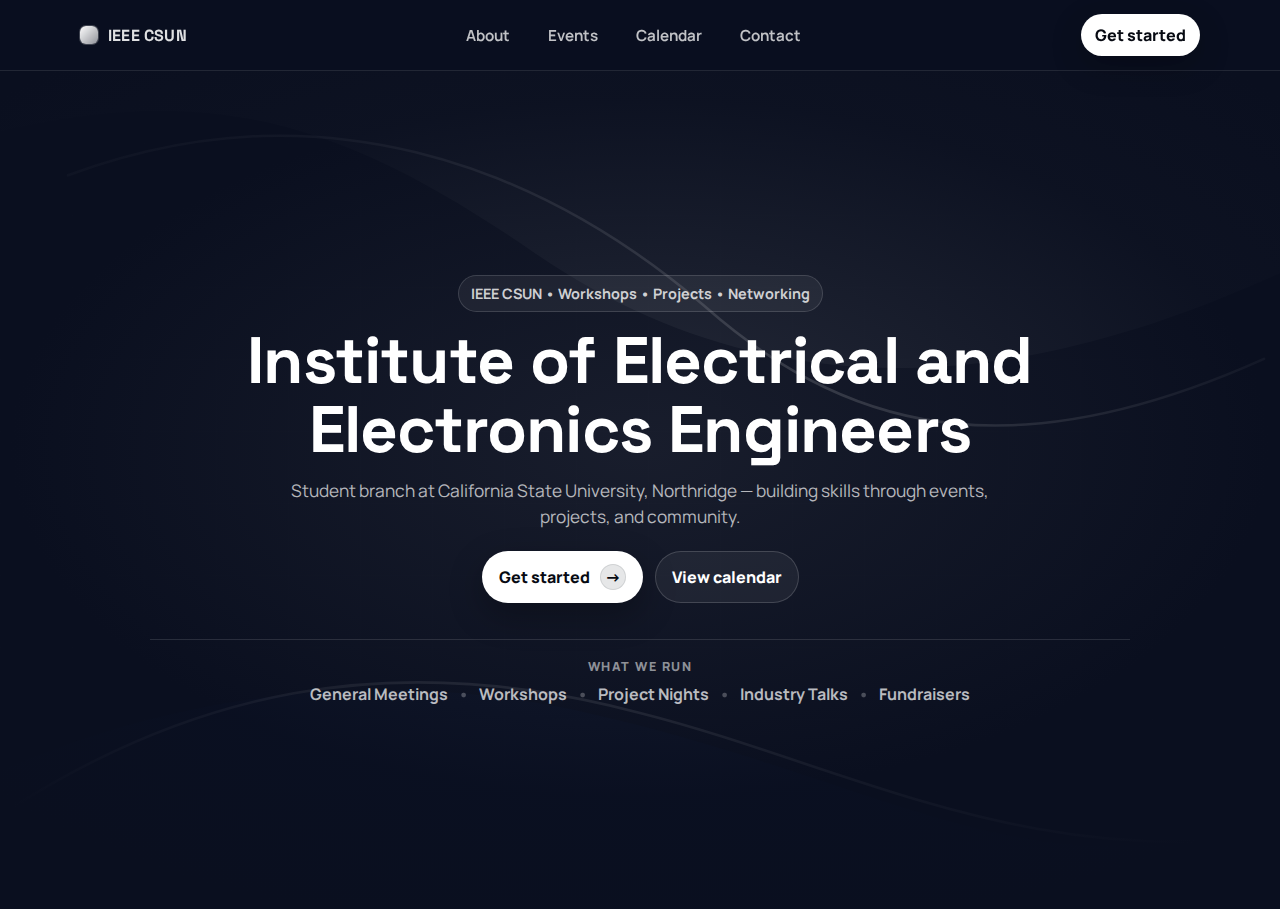
<file: ieee-csun-website-main/index.html>
<!DOCTYPE html>
<html lang="en">
<head>
  <meta charset="UTF-8" />
  <meta name="viewport" content="width=device-width, initial-scale=1.0" />
  <title>IEEE CSUN</title>
  <link rel="stylesheet" href="assets/css/styles.css" />
</head>
<body>
  <!-- Top Nav -->
  <header class="nav">
    <div class="container nav-inner">
      <a class="logo" href="index.html" aria-label="IEEE CSUN Home">
        <span class="logo-mark" aria-hidden="true"></span>
        <span class="logo-text">IEEE CSUN</span>
      </a>

      <nav class="nav-links">
        <a href="about.html">About</a>
        <a href="events.html">Events</a>
        <a href="calendar.html">Calendar</a>
        <a href="contact.html">Contact</a>
      </nav>

      <a class="nav-cta" href="join.html">Get started</a>
    </div>
  </header>

  <!-- Hero -->
  <main class="hero">
    <div class="hero-bg" aria-hidden="true">
      <!-- background shapes -->
      <svg class="hero-shapes" viewBox="0 0 1200 700" preserveAspectRatio="none">
        <path class="shape shape-a" d="M-40,120 C220,30 330,40 520,170 C690,285 875,280 1080,190 C1210,135 1300,125 1280,90 L1280,-20 L-40,-20 Z"/>
        <path class="shape shape-b" d="M-40,650 C120,530 340,470 560,520 C760,565 860,635 1010,620 C1120,610 1210,540 1280,470 L1280,720 L-40,720 Z"/>
        <path class="shape-outline" d="M160,110 C350,40 520,100 650,210 C770,315 900,330 1080,250" />
        <path class="shape-outline" d="M90,610 C250,500 410,470 600,520 C760,560 905,645 1110,610" />
      </svg>

      <!-- subtle grid overlay -->
      <div class="grid-overlay"></div>
      <div class="vignette"></div>
    </div>

    <div class="container hero-inner">
      <div class="pill">IEEE CSUN • Workshops • Projects • Networking</div>

      <h1 class="hero-title">
        Institute of Electrical and Electronics Engineers
      </h1>

      <p class="hero-subtitle">
        Student branch at California State University, Northridge — building skills through events,
        projects, and community.
      </p>

      <div class="hero-actions">
        <a class="btn primary" href="join.html">
          Get started
          <span class="arrow" aria-hidden="true">→</span>
        </a>
        <a class="btn secondary" href="calendar.html">View calendar</a>
      </div>

      <div class="trust">
        <p class="trust-label">What we run</p>
        <div class="trust-row">
          <span class="trust-item">General Meetings</span>
          <span class="dot">•</span>
          <span class="trust-item">Workshops</span>
          <span class="dot">•</span>
          <span class="trust-item">Project Nights</span>
          <span class="dot">•</span>
          <span class="trust-item">Industry Talks</span>
          <span class="dot">•</span>
          <span class="trust-item">Fundraisers</span>
        </div>
      </div>
    </div>
  </main>

  <script>
    // Optional: smooth scroll if you later add anchors
    document.documentElement.style.scrollBehavior = "smooth";
  </script>
</body>
</html>
</file>
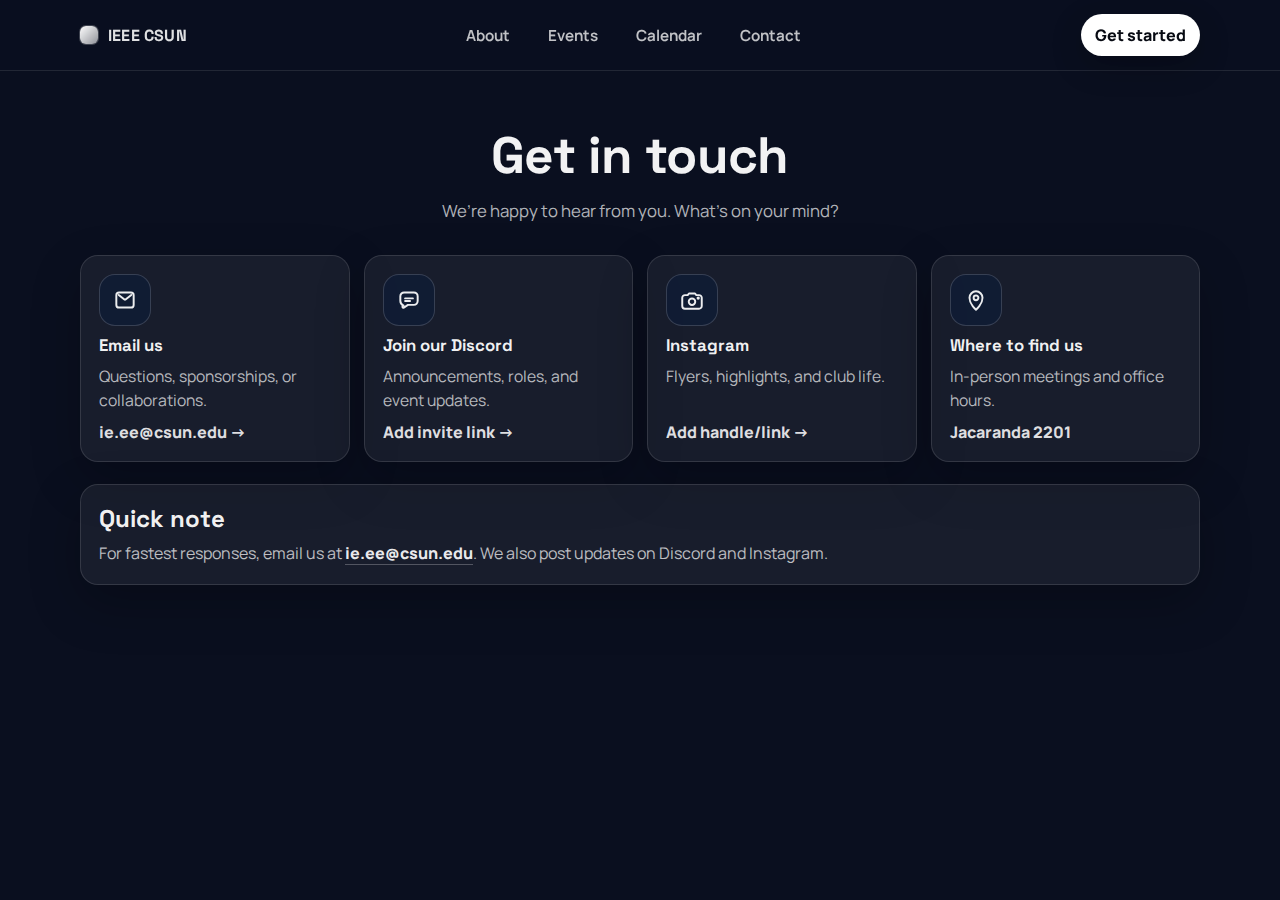
<file: ieee-csun-website-main/contact.html>
<!DOCTYPE html>
<html lang="en">
<head>
  <meta charset="UTF-8" />
  <meta name="viewport" content="width=device-width, initial-scale=1.0" />
  <title>Contact | IEEE CSUN</title>
  <link rel="stylesheet" href="assets/css/styles.css" />
</head>

<body>
  <!-- Top Nav (same as homepage) -->
  <header class="nav">
    <div class="container nav-inner">
      <a class="logo" href="index.html" aria-label="IEEE CSUN Home">
        <span class="logo-mark" aria-hidden="true"></span>
        <span class="logo-text">IEEE CSUN</span>
      </a>

      <nav class="nav-links">
        <a href="about.html">About</a>
        <a href="events.html">Events</a>
        <a href="calendar.html">Calendar</a>
        <a href="contact.html" aria-current="page">Contact</a>
      </nav>

      <a class="nav-cta" href="join.html">Get started</a>
    </div>
  </header>

  <main class="contact">
    <div class="container contact-inner">
      <div class="contact-head">
        <h1 class="contact-title">Get in touch</h1>
        <p class="contact-subtitle">We’re happy to hear from you. What’s on your mind?</p>
      </div>

      <section class="contact-grid" aria-label="Contact options">
        <!-- Email -->
        <a class="contact-card" href="mailto:ie.ee@csun.edu">
          <div class="contact-icon" aria-hidden="true">
            <!-- envelope -->
            <svg viewBox="0 0 24 24" fill="none">
              <path d="M4 7.5A2.5 2.5 0 0 1 6.5 5h11A2.5 2.5 0 0 1 20 7.5v9A2.5 2.5 0 0 1 17.5 19h-11A2.5 2.5 0 0 1 4 16.5v-9Z" stroke="currentColor" stroke-width="1.8"/>
              <path d="m6.2 7.3 5.3 4.2c.3.2.7.2 1 0l5.3-4.2" stroke="currentColor" stroke-width="1.8" stroke-linecap="round" stroke-linejoin="round"/>
            </svg>
          </div>
          <h3>Email us</h3>
          <p>Questions, sponsorships, or collaborations.</p>
          <span class="contact-link">ie.ee@csun.edu →</span>
        </a>

        <!-- Discord -->
        <a class="contact-card" href="#" target="_blank" rel="noreferrer">
          <div class="contact-icon" aria-hidden="true">
            <!-- chat bubbles -->
            <svg viewBox="0 0 24 24" fill="none">
              <path d="M7 17.2c-1.9-.9-3-2.4-3-4.2V8.5A3.5 3.5 0 0 1 7.5 5h9A3.5 3.5 0 0 1 20 8.5V13a3.5 3.5 0 0 1-3.5 3.5H11l-3.8 2.6c-.5.3-1.2 0-1.2-.7v-1.2Z" stroke="currentColor" stroke-width="1.8" stroke-linejoin="round"/>
              <path d="M8.4 10.5h7.2" stroke="currentColor" stroke-width="1.8" stroke-linecap="round"/>
              <path d="M8.4 13h4.6" stroke="currentColor" stroke-width="1.8" stroke-linecap="round"/>
            </svg>
          </div>
          <h3>Join our Discord</h3>
          <p>Announcements, roles, and event updates.</p>
          <span class="contact-link">Add invite link →</span>
        </a>

        <!-- Instagram -->
        <a class="contact-card" href="#" target="_blank" rel="noreferrer">
          <div class="contact-icon" aria-hidden="true">
            <!-- camera -->
            <svg viewBox="0 0 24 24" fill="none">
              <path d="M8 7.5 9.2 6h5.6L16 7.5H18.5A2.5 2.5 0 0 1 21 10v7.5A2.5 2.5 0 0 1 18.5 20h-13A2.5 2.5 0 0 1 3 17.5V10a2.5 2.5 0 0 1 2.5-2.5H8Z" stroke="currentColor" stroke-width="1.8" stroke-linejoin="round"/>
              <path d="M12 16.6a3 3 0 1 0 0-6 3 3 0 0 0 0 6Z" stroke="currentColor" stroke-width="1.8"/>
              <path d="M17.7 10.2h.01" stroke="currentColor" stroke-width="3" stroke-linecap="round"/>
            </svg>
          </div>
          <h3>Instagram</h3>
          <p>Flyers, highlights, and club life.</p>
          <span class="contact-link">Add handle/link →</span>
        </a>

        <!-- Location -->
        <div class="contact-card contact-card-static">
          <div class="contact-icon" aria-hidden="true">
            <!-- pin -->
            <svg viewBox="0 0 24 24" fill="none">
              <path d="M12 21s6-5.2 6-11a6 6 0 1 0-12 0c0 5.8 6 11 6 11Z" stroke="currentColor" stroke-width="1.8" stroke-linejoin="round"/>
              <path d="M12 12.2a2.2 2.2 0 1 0 0-4.4 2.2 2.2 0 0 0 0 4.4Z" stroke="currentColor" stroke-width="1.8"/>
            </svg>
          </div>
          <h3>Where to find us</h3>
          <p>In-person meetings and office hours.</p>
          <span class="contact-link">Jacaranda 2201</span>
        </div>
      </section>

      <section class="contact-note card-light">
        <h2 class="contact-note-title">Quick note</h2>
        <p class="contact-note-text">
          For fastest responses, email us at <a class="inline-link" href="mailto:ie.ee@csun.edu">ie.ee@csun.edu</a>.
          We also post updates on Discord and Instagram.
        </p>
      </section>
    </div>
  </main>
</body>
</html>
</file>
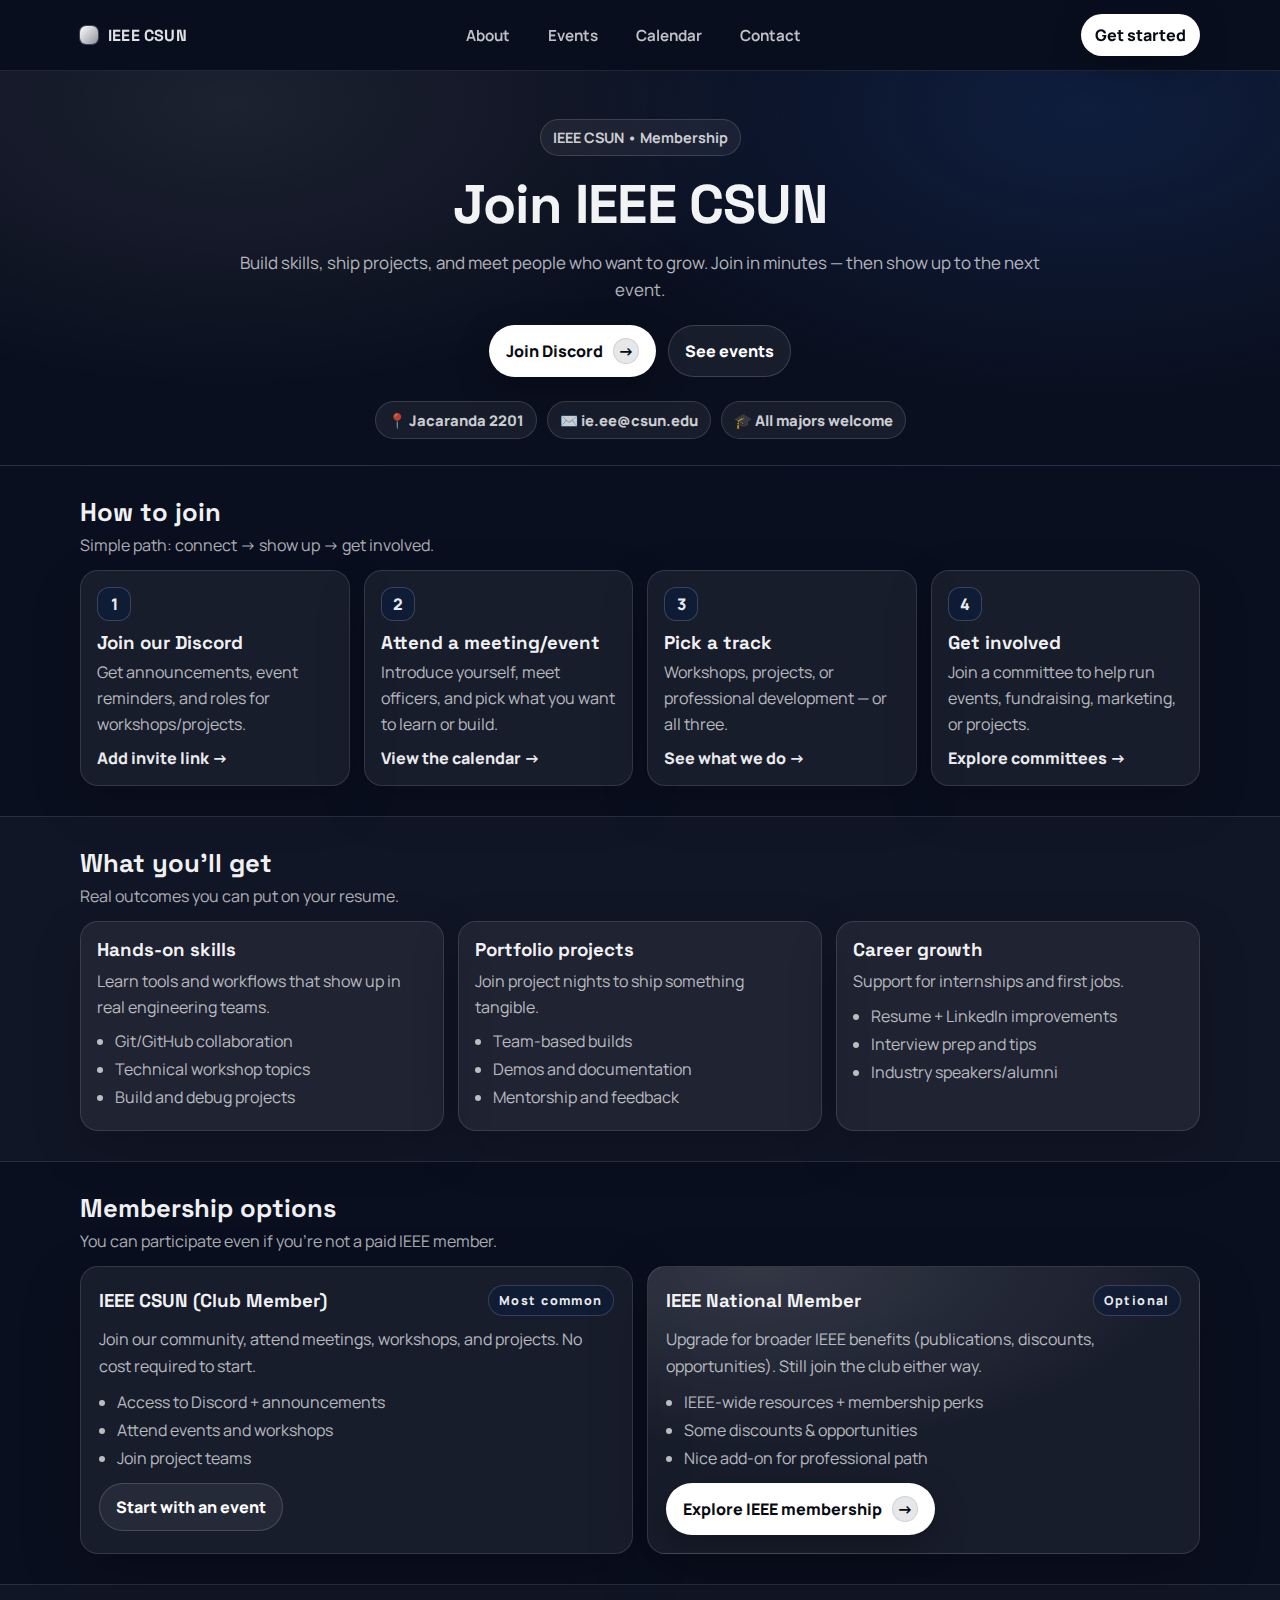
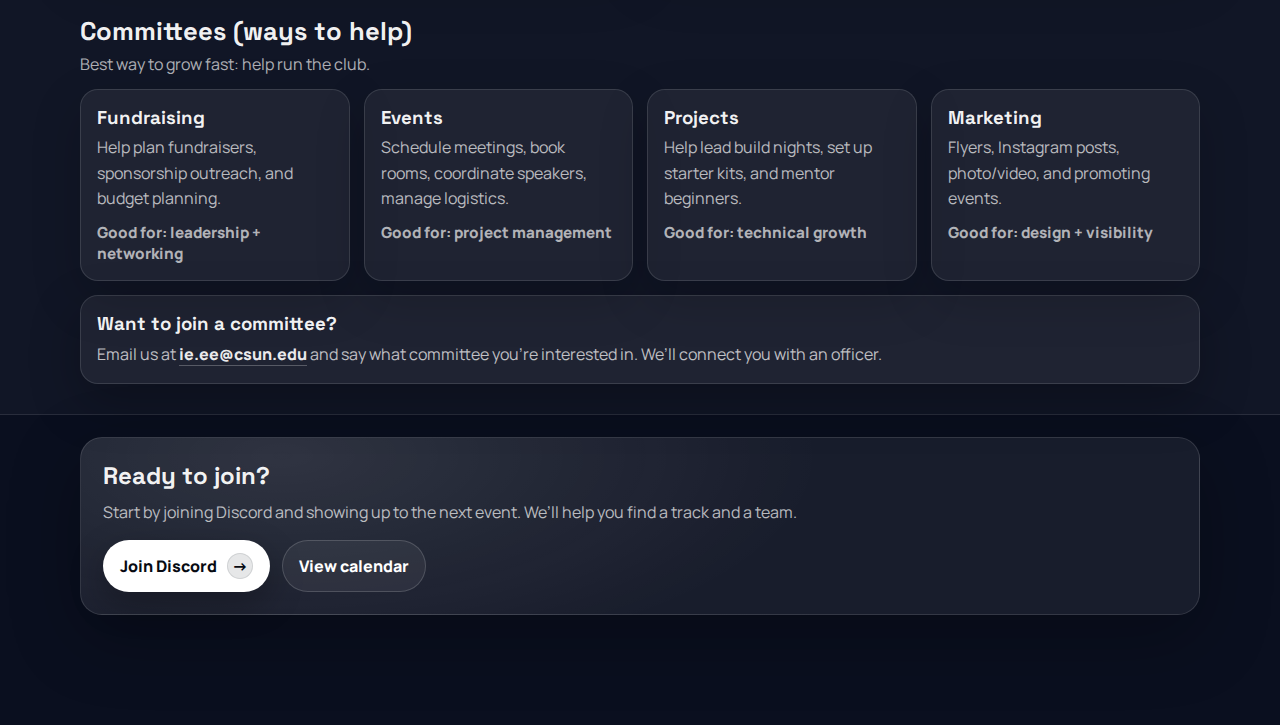
<file: ieee-csun-website-main/join.html>
<!DOCTYPE html>
<html lang="en">
<head>
  <meta charset="UTF-8" />
  <meta name="viewport" content="width=device-width, initial-scale=1.0" />
  <title>Join | IEEE CSUN</title>
  <link rel="stylesheet" href="assets/css/styles.css" />
</head>

<body>
  <!-- Top Nav (same as homepage) -->
  <header class="nav">
    <div class="container nav-inner">
      <a class="logo" href="index.html" aria-label="IEEE CSUN Home">
        <span class="logo-mark" aria-hidden="true"></span>
        <span class="logo-text">IEEE CSUN</span>
      </a>

      <nav class="nav-links">
        <a href="about.html">About</a>
        <a href="events.html">Events</a>
        <a href="calendar.html">Calendar</a>
        <a href="contact.html">Contact</a>
      </nav>

      <a class="nav-cta" href="join.html" aria-current="page">Get started</a>
    </div>
  </header>

  <main class="join">
    <!-- Hero -->
    <section class="join-hero">
      <div class="container join-hero-inner">
        <div class="pill">IEEE CSUN • Membership</div>
        <h1 class="join-title">Join IEEE CSUN</h1>
        <p class="join-subtitle">
          Build skills, ship projects, and meet people who want to grow. Join in minutes — then show up
          to the next event.
        </p>

        <div class="join-actions">
          <!-- Replace these links when ready -->
          <a class="btn primary" href="#" target="_blank" rel="noreferrer">
            Join Discord <span class="arrow">→</span>
          </a>
          <a class="btn secondary" href="calendar.html">See events</a>
        </div>

        <div class="join-mini">
          <div class="mini-chip">📍 Jacaranda 2201</div>
          <div class="mini-chip">✉️ ie.ee@csun.edu</div>
          <div class="mini-chip">🎓 All majors welcome</div>
        </div>
      </div>
    </section>

    <!-- Steps -->
    <section class="join-section">
      <div class="container">
        <div class="section-head">
          <h2 class="section-title">How to join</h2>
          <p class="section-subtitle">Simple path: connect → show up → get involved.</p>
        </div>

        <div class="join-steps">
          <div class="step-card">
            <div class="step-num">1</div>
            <h3>Join our Discord</h3>
            <p>Get announcements, event reminders, and roles for workshops/projects.</p>
            <a class="step-link" href="#" target="_blank" rel="noreferrer">Add invite link →</a>
          </div>

          <div class="step-card">
            <div class="step-num">2</div>
            <h3>Attend a meeting/event</h3>
            <p>Introduce yourself, meet officers, and pick what you want to learn or build.</p>
            <a class="step-link" href="calendar.html">View the calendar →</a>
          </div>

          <div class="step-card">
            <div class="step-num">3</div>
            <h3>Pick a track</h3>
            <p>Workshops, projects, or professional development — or all three.</p>
            <a class="step-link" href="events.html">See what we do →</a>
          </div>

          <div class="step-card">
            <div class="step-num">4</div>
            <h3>Get involved</h3>
            <p>Join a committee to help run events, fundraising, marketing, or projects.</p>
            <a class="step-link" href="#committees">Explore committees →</a>
          </div>
        </div>
      </div>
    </section>

    <!-- Benefits -->
    <section class="join-section join-section-alt">
      <div class="container">
        <div class="section-head">
          <h2 class="section-title">What you’ll get</h2>
          <p class="section-subtitle">Real outcomes you can put on your resume.</p>
        </div>

        <div class="join-benefits">
          <div class="benefit-card">
            <h3>Hands-on skills</h3>
            <p>Learn tools and workflows that show up in real engineering teams.</p>
            <ul>
              <li>Git/GitHub collaboration</li>
              <li>Technical workshop topics</li>
              <li>Build and debug projects</li>
            </ul>
          </div>

          <div class="benefit-card">
            <h3>Portfolio projects</h3>
            <p>Join project nights to ship something tangible.</p>
            <ul>
              <li>Team-based builds</li>
              <li>Demos and documentation</li>
              <li>Mentorship and feedback</li>
            </ul>
          </div>

          <div class="benefit-card">
            <h3>Career growth</h3>
            <p>Support for internships and first jobs.</p>
            <ul>
              <li>Resume + LinkedIn improvements</li>
              <li>Interview prep and tips</li>
              <li>Industry speakers/alumni</li>
            </ul>
          </div>
        </div>
      </div>
    </section>

    <!-- Membership Options -->
    <section class="join-section">
      <div class="container">
        <div class="section-head row">
          <div>
            <h2 class="section-title">Membership options</h2>
            <p class="section-subtitle">You can participate even if you’re not a paid IEEE member.</p>
          </div>
        </div>

        <div class="join-options">
          <div class="option-card">
            <div class="option-top">
              <h3>IEEE CSUN (Club Member)</h3>
              <span class="tag">Most common</span>
            </div>
            <p>
              Join our community, attend meetings, workshops, and projects. No cost required to start.
            </p>
            <ul class="option-list">
              <li>Access to Discord + announcements</li>
              <li>Attend events and workshops</li>
              <li>Join project teams</li>
            </ul>
            <a class="btn secondary" href="calendar.html">Start with an event</a>
          </div>

          <div class="option-card highlight">
            <div class="option-top">
              <h3>IEEE National Member</h3>
              <span class="tag">Optional</span>
            </div>
            <p>
              Upgrade for broader IEEE benefits (publications, discounts, opportunities). Still join the club either way.
            </p>
            <ul class="option-list">
              <li>IEEE-wide resources + membership perks</li>
              <li>Some discounts & opportunities</li>
              <li>Nice add-on for professional path</li>
            </ul>
            <a class="btn primary" href="https://www.ieee.org/membership/join/index.html" target="_blank" rel="noreferrer">
              Explore IEEE membership <span class="arrow">→</span>
            </a>
          </div>
        </div>
      </div>
    </section>

    <!-- Committees -->
    <section class="join-section join-section-alt" id="committees">
      <div class="container">
        <div class="section-head">
          <h2 class="section-title">Committees (ways to help)</h2>
          <p class="section-subtitle">Best way to grow fast: help run the club.</p>
        </div>

        <div class="committee-grid">
          <div class="committee-card">
            <h3>Fundraising</h3>
            <p>Help plan fundraisers, sponsorship outreach, and budget planning.</p>
            <div class="committee-meta">Good for: leadership + networking</div>
          </div>

          <div class="committee-card">
            <h3>Events</h3>
            <p>Schedule meetings, book rooms, coordinate speakers, manage logistics.</p>
            <div class="committee-meta">Good for: project management</div>
          </div>

          <div class="committee-card">
            <h3>Projects</h3>
            <p>Help lead build nights, set up starter kits, and mentor beginners.</p>
            <div class="committee-meta">Good for: technical growth</div>
          </div>

          <div class="committee-card">
            <h3>Marketing</h3>
            <p>Flyers, Instagram posts, photo/video, and promoting events.</p>
            <div class="committee-meta">Good for: design + visibility</div>
          </div>
        </div>

        <div class="join-note card-light">
          <h3>Want to join a committee?</h3>
          <p>
            Email us at <a class="inline-link" href="mailto:ie.ee@csun.edu">ie.ee@csun.edu</a> and say what committee
            you’re interested in. We’ll connect you with an officer.
          </p>
        </div>
      </div>
    </section>

    <!-- Final CTA -->
    <section class="join-cta">
      <div class="container">
        <div class="cta-card">
          <h2>Ready to join?</h2>
          <p>
            Start by joining Discord and showing up to the next event. We’ll help you find a track
            and a team.
          </p>
          <div class="cta-actions">
            <a class="btn primary" href="#" target="_blank" rel="noreferrer">Join Discord <span class="arrow">→</span></a>
            <a class="btn secondary" href="calendar.html">View calendar</a>
          </div>
        </div>
      </div>
    </section>
  </main>
</body>
</html>
</file>
<file: ieee-csun-website-main/assets/css/styles.css>
@import url('https://fonts.googleapis.com/css2?family=Manrope:wght@400;600;700;800&family=Space+Grotesk:wght@500;600;700&display=swap');

:root{
  --bg: #0a0f1f;         /* near-black navy */
  --ink: #070a12;        /* black */
  --navy: #0b1b3a;       /* navy */
  --navy2:#132a57;       /* deeper navy */
  --white:#ffffff;

  --text: rgba(255,255,255,.92);
  --muted: rgba(255,255,255,.70);
  --line: rgba(255,255,255,.10);

  --radius: 18px;
}

*{ box-sizing:border-box; }
html,body{ height:100%; }
body{
  margin:0;
  background: var(--bg);
  color: var(--text);
  font-family: "Manrope", system-ui, -apple-system, Segoe UI, Roboto, Arial, sans-serif;
}

/* Layout */
.container{ width:min(1120px, 92%); margin:0 auto; }

/* Nav */
.nav{
  position: sticky;
  top:0;
  z-index:50;
  background: rgba(10,15,31,.55);
  backdrop-filter: blur(14px);
  border-bottom: 1px solid var(--line);
}
.nav-inner{
  display:flex;
  align-items:center;
  justify-content:space-between;
  padding: 14px 0;
  gap: 14px;
}
.logo{
  display:flex;
  align-items:center;
  gap:10px;
  text-decoration:none;
  color: var(--text);
  font-weight: 800;
  letter-spacing: .2px;
  font-family: "Space Grotesk", system-ui, sans-serif;
}
.logo-mark{
  width: 18px;
  height: 18px;
  border-radius: 6px;
  background: linear-gradient(135deg, var(--white), rgba(255,255,255,.55));
  box-shadow: 0 0 0 1px rgba(255,255,255,.22);
}
.logo-text{ opacity:.95; }

.nav-links{
  display:flex;
  align-items:center;
  gap: 18px;
}
.nav-links a{
  text-decoration:none;
  color: rgba(255,255,255,.75);
  font-weight: 650;
  font-size: .95rem;
  padding: 8px 10px;
  border-radius: 12px;
}
.nav-links a:hover{
  color: var(--white);
  background: rgba(255,255,255,.06);
  outline: 1px solid rgba(255,255,255,.08);
}

.nav-cta{
  text-decoration:none;
  color: var(--ink);
  background: var(--white);
  padding: 10px 14px;
  border-radius: 999px;
  font-weight: 800;
  box-shadow: 0 10px 30px rgba(0,0,0,.25);
  white-space: nowrap;
}

/* Hero */
.hero{
  position: relative;
  min-height: calc(100vh - 62px);
  display:flex;
  align-items:center;
  padding: 54px 0;
  overflow:hidden;
}

.hero-inner{
  position: relative;
  z-index: 2;
  text-align:center;
  display:flex;
  flex-direction:column;
  align-items:center;
  gap: 14px;
}

.pill{
  display:inline-flex;
  align-items:center;
  gap:10px;
  padding: 8px 12px;
  border-radius: 999px;
  border: 1px solid rgba(255,255,255,.14);
  background: rgba(255,255,255,.06);
  color: rgba(255,255,255,.80);
  font-weight: 700;
  font-size: .9rem;
}

.hero-title{
  margin: 0;
  max-width: 900px;
  font-family: "Space Grotesk", system-ui, sans-serif;
  font-weight: 700;
  letter-spacing: -0.8px;
  line-height: 1.05;
  font-size: clamp(2.4rem, 5.2vw, 4.1rem);
  color: var(--white);
}

.hero-subtitle{
  margin: 0;
  max-width: 740px;
  font-size: 1.08rem;
  color: var(--muted);
  line-height: 1.55;
}

.hero-actions{
  display:flex;
  gap: 12px;
  flex-wrap: wrap;
  justify-content:center;
  margin-top: 6px;
}

.btn{
  display:inline-flex;
  align-items:center;
  gap:10px;
  padding: 12px 16px;
  border-radius: 999px;
  font-weight: 850;
  text-decoration:none;
  transition: transform .15s ease, box-shadow .15s ease, background .15s ease;
  border: 1px solid transparent;
}

.btn.primary{
  color: var(--ink);
  background: var(--white);
  box-shadow: 0 12px 34px rgba(0,0,0,.28);
}
.btn.primary:hover{ transform: translateY(-1px); }

.btn.secondary{
  color: var(--white);
  background: rgba(255,255,255,.06);
  border-color: rgba(255,255,255,.16);
}
.btn.secondary:hover{ transform: translateY(-1px); background: rgba(255,255,255,.09); }

.arrow{
  display:inline-flex;
  width: 26px;
  height: 26px;
  align-items:center;
  justify-content:center;
  border-radius: 999px;
  background: rgba(10,15,31,.10);
  border: 1px solid rgba(10,15,31,.10);
}

/* Trust row */
.trust{
  margin-top: 22px;
  padding-top: 18px;
  width: min(980px, 100%);
  border-top: 1px solid rgba(255,255,255,.12);
}
.trust-label{
  margin: 0 0 8px;
  color: rgba(255,255,255,.55);
  font-weight: 800;
  letter-spacing: .12em;
  text-transform: uppercase;
  font-size: .78rem;
}
.trust-row{
  display:flex;
  justify-content:center;
  flex-wrap:wrap;
  gap: 10px;
  color: rgba(255,255,255,.72);
  font-weight: 700;
}
.dot{ opacity:.35; }

/* Background art like your reference */
.hero-bg{
  position:absolute;
  inset:0;
  z-index:1;
  pointer-events:none;
}

.hero-shapes{
  position:absolute;
  inset:-40px -140px -40px -140px;
  width: calc(100% + 280px);
  height: calc(100% + 80px);
  opacity: 1;
}

.shape{
  fill: none;
}
.shape-a{
  fill: rgba(255,255,255,.06);
}
.shape-b{
  fill: rgba(11,27,58,.35); /* navy fill */
}
.shape-outline{
  fill:none;
  stroke: rgba(255,255,255,.20);
  stroke-width: 2;
  stroke-linecap: round;
  filter: drop-shadow(0 10px 30px rgba(0,0,0,.25));
}

/* grid overlay */
.grid-overlay{
  position:absolute;
  inset:0;
  background:
    linear-gradient(rgba(255,255,255,.06) 1px, transparent 1px),
    linear-gradient(90deg, rgba(255,255,255,.06) 1px, transparent 1px);
  background-size: 72px 72px;
  opacity: .12;
}

.vignette{
  position:absolute;
  inset:0;
  background: radial-gradient(900px 500px at 50% 45%,
    rgba(255,255,255,.06),
    rgba(10,15,31,.80) 70%,
    rgba(10,15,31,1) 100%);
}

/* Responsive nav */
@media (max-width: 820px){
  .nav-links{ display:none; } /* simple mobile; can add hamburger later */
}

/* ===== ABOUT PAGE (Brightcove-style layout, homepage theme) ===== */

.card-light{
  background: rgba(255,255,255,.06);
  border: 1px solid rgba(255,255,255,.12);
  border-radius: 18px;
  box-shadow: 0 18px 50px rgba(0,0,0,.25);
}

.about-titlebar{
  background: #000; /* pure black strip */
  border-bottom: 1px solid rgba(255,255,255,.10);
}
.about-titlebar-inner{
  display:flex;
  align-items:center;
  gap: 14px;
  padding: 28px 0;
}
.accent-line{
  width: 3px;
  height: 44px;
  background: #ffffff; /* keep it clean; can switch to navy later */
  opacity: .85;
  border-radius: 999px;
}
.about-title{
  margin: 0;
  font-family: "Space Grotesk", system-ui, sans-serif;
  letter-spacing: .6px;
  font-size: clamp(1.8rem, 4vw, 3rem);
  color: rgba(255,255,255,.95);
}

.about-main{
  padding: 28px 0 60px;
}

.about-grid{
  display:grid;
  grid-template-columns: 1.15fr .95fr;
  gap: 18px;
  align-items:start;
}

.about-copy{ padding: 18px; }
.about-h2{
  margin: 0 0 10px;
  font-family: "Space Grotesk", system-ui, sans-serif;
  font-size: 1.35rem;
  color: rgba(255,255,255,.95);
}
.about-p{
  margin: 0 0 12px;
  color: rgba(255,255,255,.74);
  line-height: 1.65;
}

.about-bullets{
  margin: 12px 0 12px;
  padding-left: 18px;
  color: rgba(255,255,255,.74);
}
.about-bullets strong{ color: rgba(255,255,255,.95); }

.about-link{
  display:inline-block;
  margin-top: 6px;
  font-weight: 850;
  text-decoration:none;
  color: rgba(255,255,255,.92);
}
.about-link:hover{ text-decoration: underline; }

.about-media{
  padding: 14px;
  display:flex;
  flex-direction:column;
  gap: 12px;
}

.media-frame{
  border-radius: 16px;
  overflow:hidden;
  border: 1px solid rgba(255,255,255,.12);
  background: rgba(255,255,255,.04);
  aspect-ratio: 16 / 9;
  position: relative;
}
.media-frame img{
  width:100%;
  height:100%;
  object-fit: cover;
  display:block;
}

.media-fallback{
  position:absolute;
  inset:0;
  display:flex;
  align-items:center;
  justify-content:center;
  gap: 14px;
  padding: 16px;
  background:
    radial-gradient(600px 220px at 30% 20%, rgba(19,42,87,.55), transparent 65%),
    rgba(255,255,255,.04);
}
.play-circle{
  width: 56px;
  height: 56px;
  border-radius: 999px;
  display:flex;
  align-items:center;
  justify-content:center;
  background: rgba(255,255,255,.90);
  color: #000;
  font-weight: 900;
}
.media-fallback-title{
  font-weight: 900;
  color: rgba(255,255,255,.95);
}
.media-fallback-sub{
  color: rgba(255,255,255,.70);
  font-size: .95rem;
}

.media-caption{
  display:flex;
  flex-direction:column;
  gap: 2px;
}
.caption-title{
  font-weight: 900;
  color: rgba(255,255,255,.95);
}
.caption-sub{
  color: rgba(255,255,255,.70);
}

.about-stats{
  display:grid;
  grid-template-columns: repeat(3, 1fr);
  gap: 10px;
  margin-top: 2px;
}
.stat{
  padding: 12px;
  border-radius: 14px;
  border: 1px solid rgba(255,255,255,.12);
  background: rgba(255,255,255,.04);
}
.stat-num{
  font-weight: 950;
  color: rgba(255,255,255,.95);
}
.stat-label{
  color: rgba(255,255,255,.68);
  font-weight: 700;
  font-size: .9rem;
}

.about-lower{
  margin-top: 18px;
}
.lower-grid{
  display:grid;
  grid-template-columns: repeat(3, 1fr);
  gap: 14px;
}
.lower-card{ padding: 16px; }
.lower-h3{
  margin: 0 0 8px;
  font-family: "Space Grotesk", system-ui, sans-serif;
  color: rgba(255,255,255,.95);
}
.lower-p{
  margin: 0;
  color: rgba(255,255,255,.72);
  line-height: 1.65;
}

@media (max-width: 900px){
  .about-grid{ grid-template-columns: 1fr; }
  .lower-grid{ grid-template-columns: 1fr; }
}

/* ===== CONTACT PAGE (Prezi-style tiles, homepage theme) ===== */

.contact{
  padding: 46px 0 70px;
}

.contact-inner{
  display:flex;
  flex-direction:column;
  gap: 22px;
}

.contact-head{
  text-align:center;
  padding-top: 6px;
}

.contact-title{
  margin: 0;
  font-family: "Space Grotesk", system-ui, sans-serif;
  letter-spacing: -0.6px;
  font-size: clamp(2.1rem, 4.8vw, 3.2rem);
  color: rgba(255,255,255,.95);
}

.contact-subtitle{
  margin: 10px auto 0;
  max-width: 720px;
  color: rgba(255,255,255,.70);
  font-size: 1.05rem;
  line-height: 1.6;
}

.contact-grid{
  display:grid;
  grid-template-columns: repeat(4, 1fr);
  gap: 14px;
  margin-top: 8px;
}

.contact-card{
  display:flex;
  flex-direction:column;
  gap: 8px;
  padding: 18px;
  border-radius: 18px;
  text-decoration:none;
  color: rgba(255,255,255,.92);
  background: rgba(255,255,255,.06);
  border: 1px solid rgba(255,255,255,.12);
  box-shadow: 0 18px 50px rgba(0,0,0,.22);
  transition: transform .15s ease, background .15s ease, border-color .15s ease;
  min-height: 190px;
}

.contact-card:hover{
  transform: translateY(-2px);
  background: rgba(255,255,255,.08);
  border-color: rgba(255,255,255,.18);
}

.contact-card h3{
  margin: 0;
  font-family: "Space Grotesk", system-ui, sans-serif;
  color: rgba(255,255,255,.95);
  font-size: 1.05rem;
}

.contact-card p{
  margin: 0;
  color: rgba(255,255,255,.70);
  line-height: 1.55;
  font-size: .98rem;
}

.contact-link{
  margin-top: auto;
  font-weight: 900;
  color: rgba(255,255,255,.92);
  opacity: .95;
}

.contact-card-static:hover{
  transform:none;
  background: rgba(255,255,255,.06);
  border-color: rgba(255,255,255,.12);
}

.contact-icon{
  width: 52px;
  height: 52px;
  border-radius: 16px;
  display:flex;
  align-items:center;
  justify-content:center;
  background: rgba(11,27,58,.55); /* navy */
  border: 1px solid rgba(255,255,255,.16);
}

.contact-icon svg{
  width: 26px;
  height: 26px;
  color: rgba(255,255,255,.92);
}

/* Note card */
.contact-note{
  padding: 18px;
}

.contact-note-title{
  margin: 0 0 6px;
  font-family: "Space Grotesk", system-ui, sans-serif;
  color: rgba(255,255,255,.95);
}

.contact-note-text{
  margin: 0;
  color: rgba(255,255,255,.72);
  line-height: 1.65;
}

.inline-link{
  color: rgba(255,255,255,.92);
  font-weight: 900;
  text-decoration: none;
  border-bottom: 1px solid rgba(255,255,255,.25);
}
.inline-link:hover{
  border-bottom-color: rgba(255,255,255,.55);
}

/* Responsive */
@media (max-width: 1050px){
  .contact-grid{ grid-template-columns: repeat(2, 1fr); }
}
@media (max-width: 620px){
  .contact-grid{ grid-template-columns: 1fr; }
}

/* ===== EVENTS PAGE (detailed, photo-heavy, homepage theme) ===== */

.events{ padding-bottom: 40px; }

/* Hero */
.events-hero{
  position: relative;
  padding: 44px 0 26px;
  overflow:hidden;
  border-bottom: 1px solid rgba(255,255,255,.10);
}
.events-hero-bg{
  position:absolute; inset:0;
  background:
    radial-gradient(900px 480px at 18% 8%, rgba(255,255,255,.08), transparent 60%),
    radial-gradient(900px 480px at 85% 10%, rgba(19,42,87,.55), transparent 60%);
  opacity: 1;
  pointer-events:none;
}
.events-hero-inner{
  position:relative;
  z-index:2;
  display:grid;
  grid-template-columns: 1.05fr .95fr;
  gap: 16px;
  align-items:center;
}

.events-title{
  margin: 10px 0 10px;
  font-family: "Space Grotesk", system-ui, sans-serif;
  font-size: clamp(2.1rem, 4.8vw, 3.3rem);
  letter-spacing: -0.8px;
  line-height: 1.05;
  color: rgba(255,255,255,.95);
}
.events-subtitle{
  margin: 0;
  color: rgba(255,255,255,.70);
  font-size: 1.06rem;
  line-height: 1.6;
  max-width: 720px;
}

.events-hero-actions{
  display:flex;
  gap: 12px;
  flex-wrap: wrap;
  margin-top: 14px;
}

.events-stats{
  display:grid;
  grid-template-columns: repeat(3, 1fr);
  gap: 10px;
  margin-top: 18px;
}
.stat-tile{
  padding: 12px;
  border-radius: 16px;
  background: rgba(255,255,255,.06);
  border: 1px solid rgba(255,255,255,.12);
  box-shadow: 0 18px 50px rgba(0,0,0,.18);
}
.stat-num{ font-weight: 950; color: rgba(255,255,255,.92); }
.stat-label{ color: rgba(255,255,255,.70); font-weight: 700; font-size: .92rem; }

/* Hero image + mini strip */
.hero-image{
  border-radius: 18px;
  border: 1px solid rgba(255,255,255,.12);
  background: rgba(255,255,255,.05);
  overflow:hidden;
  box-shadow: 0 22px 60px rgba(0,0,0,.28);
  aspect-ratio: 4 / 3;
  position: relative;
}
.hero-image img{
  width:100%;
  height:100%;
  object-fit: cover;
  display:block;
}
.hero-fallback{
  position:absolute; inset:0;
  display:flex; flex-direction:column;
  justify-content:center; align-items:center;
  gap: 8px;
  color: rgba(255,255,255,.80);
}
.fallback-title{ font-weight: 950; }
.fallback-sub{ color: rgba(255,255,255,.60); }

.mini-gallery{
  display:grid;
  grid-template-columns: repeat(3, 1fr);
  gap: 10px;
  margin-top: 10px;
}
.mini-shot{
  border-radius: 16px;
  border: 1px solid rgba(255,255,255,.12);
  background: rgba(255,255,255,.05);
  overflow:hidden;
  aspect-ratio: 4 / 3;
  box-shadow: 0 18px 50px rgba(0,0,0,.20);
  display:flex;
  align-items:center;
  justify-content:center;
  color: rgba(255,255,255,.65);
  font-weight: 800;
}
.mini-shot img{ width:100%; height:100%; object-fit: cover; display:block; }
.mini-shot.empty{ font-size: .9rem; }

/* Sections */
.events-section{ padding: 30px 0; }
.events-section-alt{
  background: rgba(255,255,255,.03);
  border-top: 1px solid rgba(255,255,255,.10);
  border-bottom: 1px solid rgba(255,255,255,.10);
}

.section-head{ margin-bottom: 14px; }
.section-head.row{ display:flex; align-items:flex-end; justify-content:space-between; gap: 12px; flex-wrap:wrap; }

.section-title{
  margin: 0 0 6px;
  font-family: "Space Grotesk", system-ui, sans-serif;
  color: rgba(255,255,255,.95);
  font-size: 1.6rem;
}
.section-subtitle{
  margin: 0;
  color: rgba(255,255,255,.68);
}

/* Featured cards */
.featured-grid{
  display:grid;
  grid-template-columns: repeat(3, 1fr);
  gap: 14px;
}
.event-card{
  border-radius: 18px;
  overflow:hidden;
  border: 1px solid rgba(255,255,255,.12);
  background: rgba(255,255,255,.06);
  box-shadow: 0 20px 60px rgba(0,0,0,.24);
  display:flex;
  flex-direction:column;
}
.event-media{
  position:relative;
  aspect-ratio: 16/10;
  background: rgba(255,255,255,.05);
  display:flex;
  align-items:center;
  justify-content:center;
  color: rgba(255,255,255,.65);
  font-weight: 900;
}
.event-media img{ width:100%; height:100%; object-fit: cover; display:block; }
.event-media.media-empty{ font-size: .95rem; }
.badge{
  position:absolute;
  top: 12px; left: 12px;
  padding: 6px 10px;
  border-radius: 999px;
  background: rgba(11,27,58,.72);
  border: 1px solid rgba(255,255,255,.18);
  font-size: .78rem;
  letter-spacing: .12em;
  font-weight: 900;
  color: rgba(255,255,255,.92);
}
.event-body{ padding: 14px 14px 16px; }
.event-body h3{
  margin: 2px 0 8px;
  font-family: "Space Grotesk", system-ui, sans-serif;
  color: rgba(255,255,255,.95);
}
.event-body p{
  margin: 0 0 10px;
  color: rgba(255,255,255,.70);
  line-height: 1.6;
}
.event-meta{
  margin: 0 0 12px;
  padding-left: 18px;
  color: rgba(255,255,255,.70);
}
.event-meta strong{ color: rgba(255,255,255,.92); }
.event-link{
  text-decoration:none;
  font-weight: 900;
  color: rgba(255,255,255,.92);
}
.event-link:hover{ text-decoration: underline; }

/* Upcoming list */
.upcoming{
  display:flex;
  flex-direction:column;
  gap: 10px;
}
.up-item{
  display:grid;
  grid-template-columns: 86px 1fr auto;
  gap: 12px;
  align-items:center;
  padding: 14px;
  border-radius: 18px;
  background: rgba(255,255,255,.06);
  border: 1px solid rgba(255,255,255,.12);
  box-shadow: 0 18px 50px rgba(0,0,0,.18);
}
.up-date{
  border-radius: 16px;
  border: 1px solid rgba(255,255,255,.14);
  background: rgba(11,27,58,.55);
  padding: 10px 8px;
  text-align:center;
}
.up-month{ font-weight: 950; letter-spacing: .14em; font-size: .85rem; color: rgba(255,255,255,.92); }
.up-day{ font-weight: 950; font-size: 1.35rem; color: rgba(255,255,255,.92); opacity:.9; }

.up-top{
  display:flex;
  align-items:center;
  gap: 10px;
  flex-wrap:wrap;
}
.up-title{
  margin: 0;
  font-family: "Space Grotesk", system-ui, sans-serif;
  color: rgba(255,255,255,.95);
}
.chip{
  padding: 6px 10px;
  border-radius: 999px;
  border: 1px solid rgba(255,255,255,.16);
  background: rgba(255,255,255,.05);
  font-weight: 900;
  font-size: .78rem;
  letter-spacing: .12em;
  color: rgba(255,255,255,.90);
}
.up-desc{ margin: 6px 0 8px; color: rgba(255,255,255,.70); }
.up-meta{ display:flex; gap: 14px; flex-wrap:wrap; color: rgba(255,255,255,.66); font-weight: 700; }
.up-cta{
  text-decoration:none;
  font-weight: 950;
  color: rgba(255,255,255,.92);
  padding: 10px 12px;
  border-radius: 999px;
  border: 1px solid rgba(255,255,255,.16);
  background: rgba(255,255,255,.05);
}
.up-cta:hover{ background: rgba(255,255,255,.08); }

/* Gallery */
.gallery{
  display:grid;
  grid-template-columns: repeat(6, 1fr);
  gap: 10px;
}
.g-item{
  border-radius: 18px;
  border: 1px solid rgba(255,255,255,.12);
  background: rgba(255,255,255,.05);
  overflow:hidden;
  aspect-ratio: 1 / 1;
  display:flex;
  align-items:center;
  justify-content:center;
  color: rgba(255,255,255,.65);
  font-weight: 900;
}
.g-item img{ width:100%; height:100%; object-fit: cover; display:block; }
.g-item.empty{ font-size: .95rem; }

/* CTA */
.events-cta{ padding: 22px 0 60px; }
.cta-card{
  border-radius: 22px;
  border: 1px solid rgba(255,255,255,.12);
  background: radial-gradient(900px 360px at 18% 10%, rgba(255,255,255,.10), transparent 60%),
              rgba(255,255,255,.06);
  box-shadow: 0 22px 70px rgba(0,0,0,.28);
  padding: 22px;
}
.cta-card h2{
  margin: 0 0 8px;
  font-family: "Space Grotesk", system-ui, sans-serif;
  color: rgba(255,255,255,.95);
}
.cta-card p{
  margin: 0 0 14px;
  color: rgba(255,255,255,.70);
  line-height: 1.65;
  max-width: 820px;
}
.cta-actions{ display:flex; gap: 12px; flex-wrap:wrap; }

/* Responsive */
@media (max-width: 980px){
  .events-hero-inner{ grid-template-columns: 1fr; }
  .events-stats{ grid-template-columns: 1fr; }
  .featured-grid{ grid-template-columns: 1fr; }
  .gallery{ grid-template-columns: repeat(3, 1fr); }
  .up-item{ grid-template-columns: 86px 1fr; }
  .up-right{ display:none; }
}
@media (max-width: 520px){
  .gallery{ grid-template-columns: repeat(2, 1fr); }
}

/* ===== JOIN PAGE (same theme) ===== */

.join{ padding-bottom: 50px; }

.join-hero{
  padding: 48px 0 26px;
  border-bottom: 1px solid rgba(255,255,255,.10);
  background:
    radial-gradient(900px 480px at 18% 8%, rgba(255,255,255,.08), transparent 60%),
    radial-gradient(900px 480px at 85% 10%, rgba(19,42,87,.55), transparent 60%);
}

.join-hero-inner{
  text-align:center;
  display:flex;
  flex-direction:column;
  align-items:center;
  gap: 12px;
}

.join-title{
  margin: 8px 0 4px;
  font-family: "Space Grotesk", system-ui, sans-serif;
  font-size: clamp(2.2rem, 5vw, 3.4rem);
  letter-spacing: -0.8px;
  line-height: 1.05;
  color: rgba(255,255,255,.95);
}

.join-subtitle{
  margin: 0;
  max-width: 820px;
  color: rgba(255,255,255,.70);
  font-size: 1.06rem;
  line-height: 1.6;
}

.join-actions{
  display:flex;
  gap: 12px;
  flex-wrap:wrap;
  justify-content:center;
  margin-top: 10px;
}

.join-mini{
  display:flex;
  gap: 10px;
  flex-wrap:wrap;
  justify-content:center;
  margin-top: 12px;
}
.mini-chip{
  padding: 8px 12px;
  border-radius: 999px;
  border: 1px solid rgba(255,255,255,.14);
  background: rgba(255,255,255,.06);
  color: rgba(255,255,255,.78);
  font-weight: 800;
  font-size: .92rem;
}

.join-section{ padding: 30px 0; }
.join-section-alt{
  background: rgba(255,255,255,.03);
  border-top: 1px solid rgba(255,255,255,.10);
  border-bottom: 1px solid rgba(255,255,255,.10);
}

/* Steps */
.join-steps{
  display:grid;
  grid-template-columns: repeat(4, 1fr);
  gap: 14px;
}
.step-card{
  padding: 16px;
  border-radius: 18px;
  background: rgba(255,255,255,.06);
  border: 1px solid rgba(255,255,255,.12);
  box-shadow: 0 18px 50px rgba(0,0,0,.18);
}
.step-num{
  width: 34px; height: 34px;
  border-radius: 12px;
  display:flex; align-items:center; justify-content:center;
  background: rgba(11,27,58,.65);
  border: 1px solid rgba(255,255,255,.18);
  font-weight: 950;
}
.step-card h3{
  margin: 10px 0 6px;
  font-family: "Space Grotesk", system-ui, sans-serif;
  color: rgba(255,255,255,.95);
}
.step-card p{
  margin: 0 0 10px;
  color: rgba(255,255,255,.70);
  line-height: 1.6;
}
.step-link{
  font-weight: 950;
  text-decoration:none;
  color: rgba(255,255,255,.92);
}
.step-link:hover{ text-decoration: underline; }

/* Benefits */
.join-benefits{
  display:grid;
  grid-template-columns: repeat(3, 1fr);
  gap: 14px;
}
.benefit-card{
  padding: 16px;
  border-radius: 18px;
  background: rgba(255,255,255,.06);
  border: 1px solid rgba(255,255,255,.12);
  box-shadow: 0 18px 50px rgba(0,0,0,.18);
}
.benefit-card h3{
  margin: 0 0 8px;
  font-family: "Space Grotesk", system-ui, sans-serif;
  color: rgba(255,255,255,.95);
}
.benefit-card p{
  margin: 0 0 10px;
  color: rgba(255,255,255,.70);
  line-height: 1.6;
}
.benefit-card ul{
  margin: 0;
  padding-left: 18px;
  color: rgba(255,255,255,.70);
}
.benefit-card li{ margin: 6px 0; }

/* Options */
.join-options{
  display:grid;
  grid-template-columns: 1fr 1fr;
  gap: 14px;
}
.option-card{
  padding: 18px;
  border-radius: 18px;
  background: rgba(255,255,255,.06);
  border: 1px solid rgba(255,255,255,.12);
  box-shadow: 0 20px 60px rgba(0,0,0,.22);
}
.option-card.highlight{
  background:
    radial-gradient(700px 300px at 20% 0%, rgba(255,255,255,.12), transparent 60%),
    rgba(255,255,255,.06);
}
.option-top{
  display:flex;
  align-items:center;
  justify-content:space-between;
  gap: 10px;
  flex-wrap:wrap;
}
.option-card h3{
  margin: 0;
  font-family: "Space Grotesk", system-ui, sans-serif;
  color: rgba(255,255,255,.95);
}
.tag{
  padding: 6px 10px;
  border-radius: 999px;
  border: 1px solid rgba(255,255,255,.16);
  background: rgba(11,27,58,.55);
  font-weight: 950;
  font-size: .78rem;
  letter-spacing: .12em;
  color: rgba(255,255,255,.92);
}
.option-card p{
  margin: 10px 0 12px;
  color: rgba(255,255,255,.70);
  line-height: 1.65;
}
.option-list{
  margin: 0 0 14px;
  padding-left: 18px;
  color: rgba(255,255,255,.70);
}
.option-list li{ margin: 6px 0; }

/* Committees */
.committee-grid{
  display:grid;
  grid-template-columns: repeat(4, 1fr);
  gap: 14px;
}
.committee-card{
  padding: 16px;
  border-radius: 18px;
  background: rgba(255,255,255,.06);
  border: 1px solid rgba(255,255,255,.12);
  box-shadow: 0 18px 50px rgba(0,0,0,.18);
}
.committee-card h3{
  margin: 0 0 6px;
  font-family: "Space Grotesk", system-ui, sans-serif;
  color: rgba(255,255,255,.95);
}
.committee-card p{
  margin: 0 0 10px;
  color: rgba(255,255,255,.70);
  line-height: 1.6;
}
.committee-meta{
  color: rgba(255,255,255,.66);
  font-weight: 800;
  font-size: .95rem;
}

.join-note{
  margin-top: 14px;
  padding: 16px;
}
.join-note h3{
  margin: 0 0 6px;
  font-family: "Space Grotesk", system-ui, sans-serif;
  color: rgba(255,255,255,.95);
}
.join-note p{
  margin: 0;
  color: rgba(255,255,255,.72);
  line-height: 1.65;
}

/* CTA */
.join-cta{ padding: 22px 0 60px; }

/* Responsive */
@media (max-width: 1000px){
  .join-steps{ grid-template-columns: 1fr 1fr; }
  .committee-grid{ grid-template-columns: 1fr 1fr; }
  .join-benefits{ grid-template-columns: 1fr; }
  .join-options{ grid-template-columns: 1fr; }
}
@media (max-width: 560px){
  .join-steps{ grid-template-columns: 1fr; }
  .committee-grid{ grid-template-columns: 1fr; }
}
</file>
